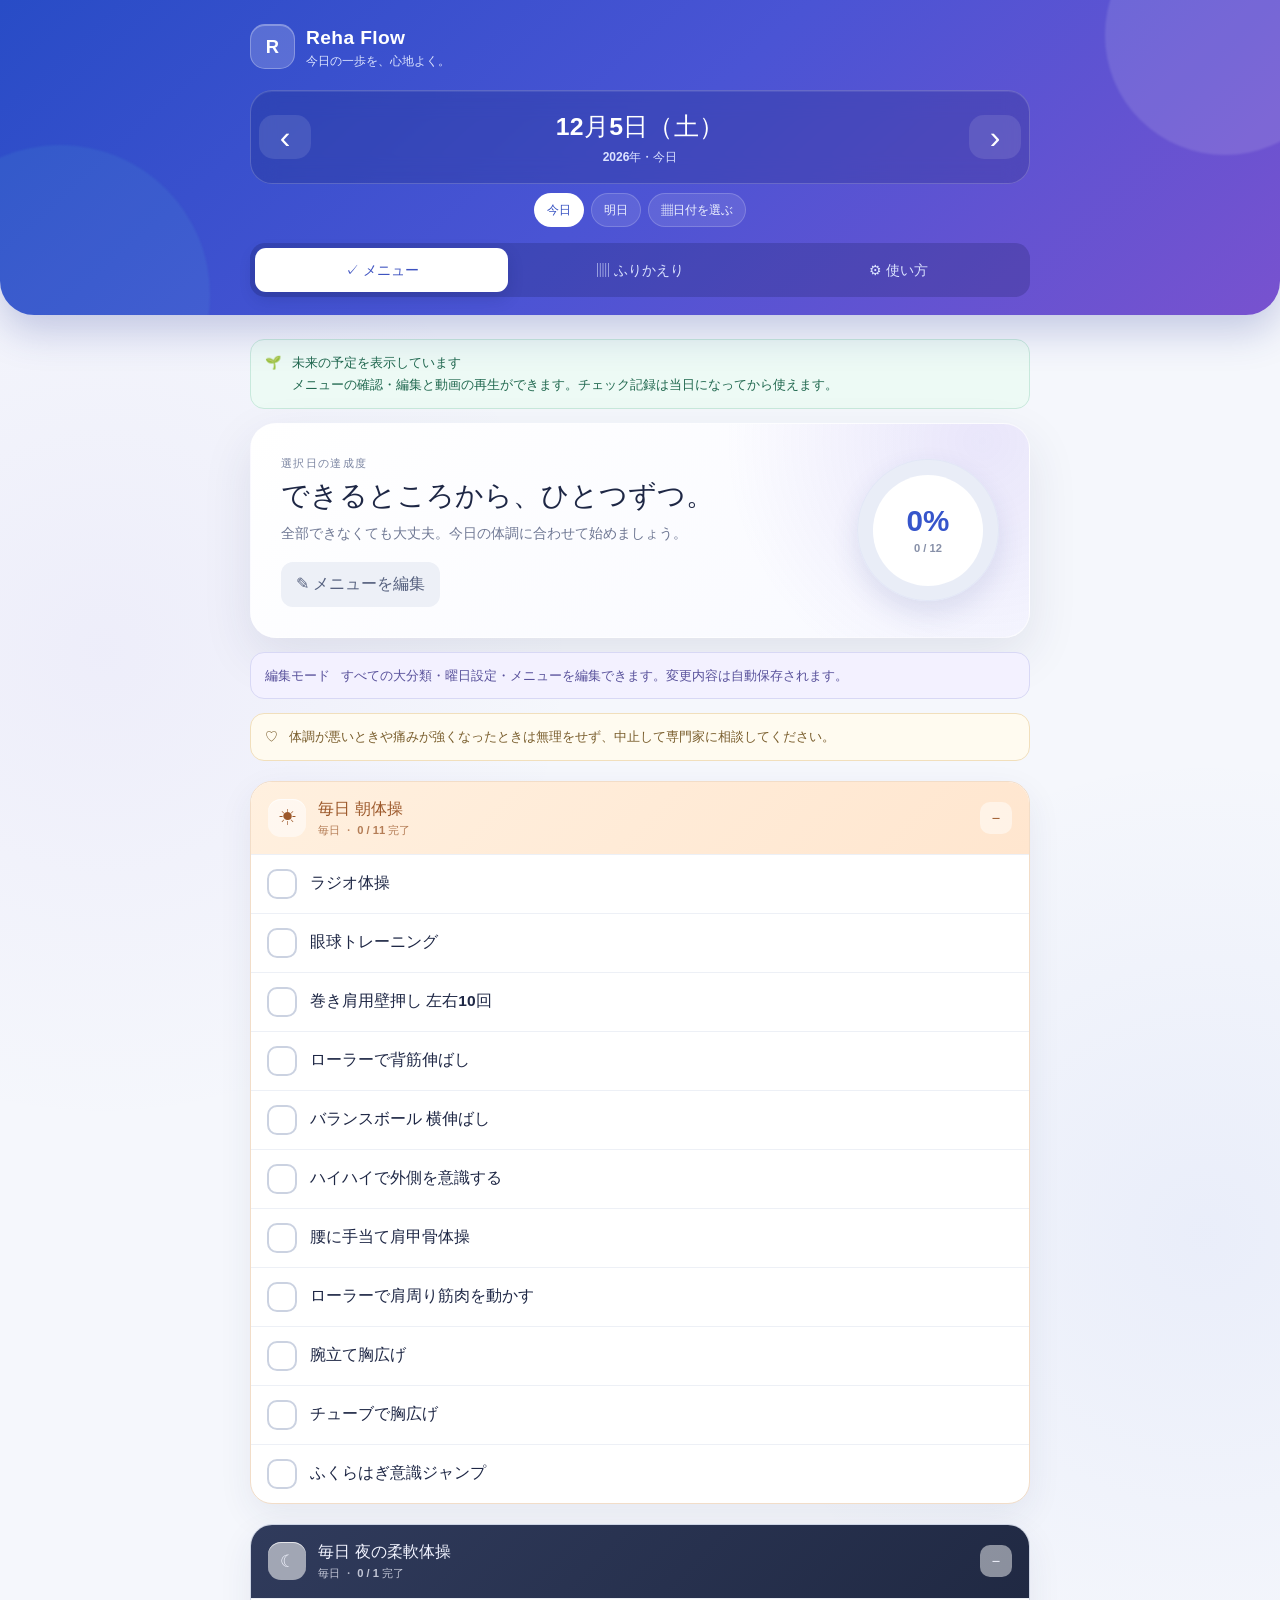
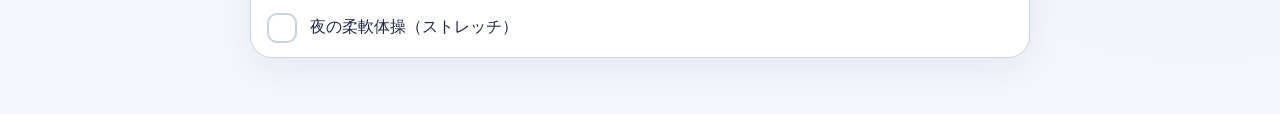
<file: index.html>
<!doctype html>
<html lang="ja">
  <head>
    <meta charset="UTF-8" />
    <meta name="viewport" content="width=device-width, initial-scale=1, viewport-fit=cover" />
    <meta name="theme-color" content="#3157d5" />
    <meta
      name="description"
      content="毎日の運動を気持ちよく続けるための、個人用メニュー・記録アプリです。"
    />
    <title>Reha Flow｜リハビリチェック</title>
    <link rel="manifest" href="./manifest.webmanifest" />
    <link rel="apple-touch-icon" href="./icons/apple-touch-icon.png" />
    <link rel="stylesheet" href="./styles.css" />
  </head>
  <body>
    <a class="skip-link" href="#main-content">本文へ移動</a>

    <div id="edit-toolbar" class="edit-toolbar" hidden>
      <div class="edit-toolbar-inner">
        <strong><span aria-hidden="true">✎</span> 編集中</strong>
        <button id="edit-finish" type="button">編集を終了</button>
      </div>
    </div>

    <header class="hero-header">
      <div class="hero-glow hero-glow-one" aria-hidden="true"></div>
      <div class="hero-glow hero-glow-two" aria-hidden="true"></div>

      <div class="container header-content">
        <div class="brand-row">
          <div class="brand">
            <span class="brand-mark" aria-hidden="true">R</span>
            <div>
              <p class="brand-name">Reha Flow</p>
              <p class="brand-tagline">今日の一歩を、心地よく。</p>
            </div>
          </div>
          <div id="streak-badge" class="streak-badge" hidden></div>
        </div>

        <div class="date-card" aria-label="表示する日付">
          <button id="previous-day" class="date-arrow" type="button" aria-label="前の日へ">‹</button>
          <div class="date-center">
            <p id="date-primary" class="date-primary"></p>
            <p id="date-secondary" class="date-secondary"></p>
            <input id="date-picker" class="date-picker" type="date" aria-label="日付を選ぶ" />
          </div>
          <button id="next-day" class="date-arrow" type="button" aria-label="次の日へ">›</button>
        </div>

        <div class="quick-dates" aria-label="日付のショートカット">
          <button id="today-button" type="button">今日</button>
          <button id="tomorrow-button" type="button">明日</button>
          <label class="calendar-button" for="date-picker"><span aria-hidden="true">▦</span> 日付を選ぶ</label>
        </div>

        <nav class="tabs" aria-label="画面の切り替え">
          <button id="tab-checklist" class="tab is-active" type="button" data-tab="checklist" aria-selected="true">
            <span aria-hidden="true">✓</span> メニュー
          </button>
          <button id="tab-stats" class="tab" type="button" data-tab="stats" aria-selected="false">
            <span aria-hidden="true">▥</span> ふりかえり
          </button>
          <button id="tab-settings" class="tab" type="button" data-tab="settings" aria-selected="false">
            <span aria-hidden="true">⚙</span> 使い方
          </button>
        </nav>
      </div>
    </header>

    <main id="main-content" class="container main-content">
      <section id="panel-checklist" class="tab-panel" aria-labelledby="tab-checklist">
        <div id="future-note" class="future-note" hidden>
          <span aria-hidden="true">🌱</span>
          <div>
            <strong>未来の予定を表示しています</strong>
            <p>メニューの確認・編集と動画の再生ができます。チェック記録は当日になってから使えます。</p>
          </div>
        </div>

        <section id="progress-card" class="progress-card">
          <div class="progress-copy">
            <p id="progress-eyebrow" class="eyebrow">選択日の達成度</p>
            <h1 id="daily-message" class="daily-message"></h1>
            <p id="daily-submessage" class="daily-submessage"></p>
            <div class="progress-actions">
              <button id="edit-toggle" class="edit-button" type="button">✎ メニューを編集</button>
            </div>
          </div>
          <div id="progress-ring" class="progress-ring" role="progressbar" aria-valuemin="0" aria-valuemax="100">
            <div class="progress-ring-inner">
              <strong id="progress-percent">0%</strong>
              <span id="progress-count">0 / 0</span>
            </div>
          </div>
        </section>

        <div id="edit-note" class="edit-note" hidden>
          <strong>編集モード</strong>
          <span>すべての大分類・曜日設定・メニューを編集できます。変更内容は自動保存されます。</span>
        </div>

        <aside class="safety-note">
          <span aria-hidden="true">♡</span>
          体調が悪いときや痛みが強くなったときは無理をせず、中止して専門家に相談してください。
        </aside>

        <div id="menu-sections" class="menu-sections"></div>
      </section>

      <section id="panel-stats" class="tab-panel" aria-labelledby="tab-stats" hidden>
        <section class="celebration-card">
          <div>
            <p class="eyebrow light">積み重ねは力になる</p>
            <h2>7日間のふりかえり</h2>
            <p id="weekly-message">できた日も休んだ日も、次の一歩につながる大切な記録です。</p>
          </div>
          <span class="celebration-mark" aria-hidden="true">✦</span>
          <div class="summary-grid">
            <div>
              <span>現在の連続記録</span>
              <strong id="summary-streak">0日</strong>
            </div>
            <div>
              <span>7日間の平均</span>
              <strong id="summary-average">0%</strong>
            </div>
          </div>
        </section>

        <section class="surface-card chart-card">
          <div class="section-title-row">
            <div>
              <p class="eyebrow">最近のペース</p>
              <h2>直近7日間の達成率</h2>
            </div>
          </div>
          <div id="weekly-chart" class="weekly-chart" role="img" aria-label="直近7日間の達成率グラフ"></div>
        </section>
      </section>

      <section id="panel-settings" class="tab-panel" aria-labelledby="tab-settings" hidden>
        <section class="surface-card settings-card">
          <p class="eyebrow">かんたん設定</p>
          <h2>使い方とデータ管理</h2>

          <div class="settings-block install-block">
            <div class="settings-icon blue" aria-hidden="true">＋</div>
            <div>
              <h3>ホーム画面に追加</h3>
              <p>
                公開したURLをスマートフォンで開き、iPhoneはSafariの共有メニュー、AndroidはChromeのメニューから
                「ホーム画面に追加」を選ぶと、アプリのように開けます。
              </p>
              <button id="install-button" class="primary-button" type="button" hidden>この端末に追加</button>
            </div>
          </div>

          <div class="settings-block">
            <div class="settings-icon red" aria-hidden="true">▶</div>
            <div>
              <h3>YouTube動画を登録</h3>
              <p>
                YouTubeアプリの「共有」からURLをコピーし、編集モードのURL欄へ貼り付けます。
                登録後は「動画を見る」ボタンから開けます。動画の視聴にはインターネット接続が必要です。
              </p>
            </div>
          </div>

          <div class="settings-block">
            <div class="settings-icon green" aria-hidden="true">↓</div>
            <div>
              <h3>記録の保存とバックアップ</h3>
              <p>
                記録とメニューは、このブラウザの中だけに自動保存されます。ブラウザのデータを消す前や、
                別の端末へ移す前にバックアップしてください。
              </p>
              <div class="button-row">
                <button id="export-button" class="secondary-button" type="button">バックアップを書き出す</button>
                <button id="import-button" class="secondary-button" type="button">バックアップを読み込む</button>
                <input id="import-file" type="file" accept="application/json,.json" hidden />
              </div>
            </div>
          </div>

          <div class="privacy-note">
            <strong>プライバシーについて</strong>
            <p>
              アクセス解析・広告・外部フォントは使用していません。チェック記録と貼り付けたURLは端末内に保存されます。
            </p>
          </div>
        </section>
      </section>
    </main>

    <div id="toast" class="toast" role="status" aria-live="polite" hidden></div>

    <noscript>
      <p class="noscript-message">このアプリを使うにはJavaScriptを有効にしてください。</p>
    </noscript>
    <script src="./app.js" defer></script>
  </body>
</html>
</file>
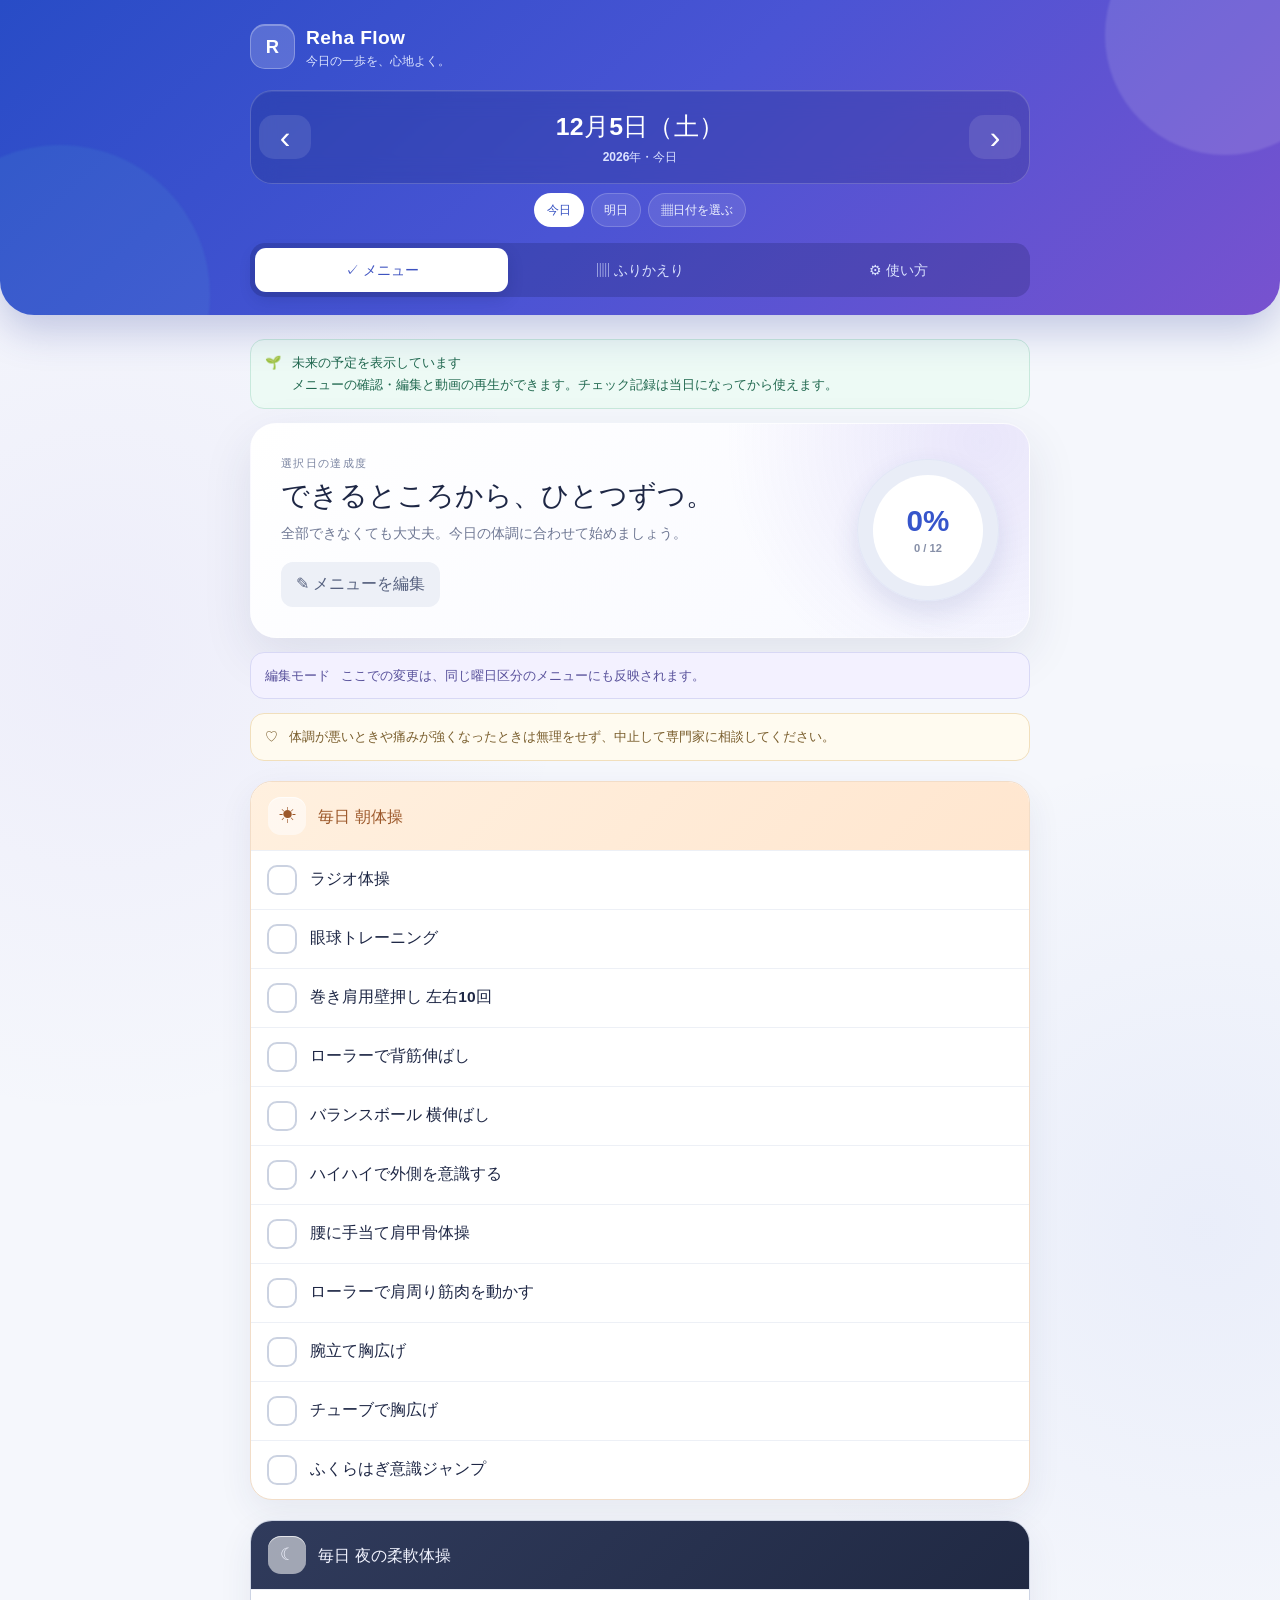
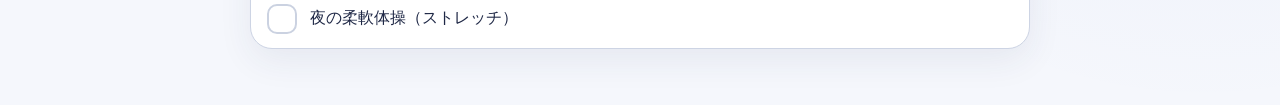
<file: index_v2.html>
<!doctype html>
<html lang="ja">
  <head>
    <meta charset="UTF-8" />
    <meta name="viewport" content="width=device-width, initial-scale=1, viewport-fit=cover" />
    <meta name="theme-color" content="#3157d5" />
    <meta
      name="description"
      content="毎日の運動を気持ちよく続けるための、個人用メニュー・記録アプリです。"
    />
    <title>Reha Flow｜リハビリチェック</title>
    <link rel="manifest" href="./manifest_v2.webmanifest" />
    <link rel="stylesheet" href="./styles_v2.css" />
  </head>
  <body>
    <a class="skip-link" href="#main-content">本文へ移動</a>

    <header class="hero-header">
      <div class="hero-glow hero-glow-one" aria-hidden="true"></div>
      <div class="hero-glow hero-glow-two" aria-hidden="true"></div>

      <div class="container header-content">
        <div class="brand-row">
          <div class="brand">
            <span class="brand-mark" aria-hidden="true">R</span>
            <div>
              <p class="brand-name">Reha Flow</p>
              <p class="brand-tagline">今日の一歩を、心地よく。</p>
            </div>
          </div>
          <div id="streak-badge" class="streak-badge" hidden></div>
        </div>

        <div class="date-card" aria-label="表示する日付">
          <button id="previous-day" class="date-arrow" type="button" aria-label="前の日へ">‹</button>
          <div class="date-center">
            <p id="date-primary" class="date-primary"></p>
            <p id="date-secondary" class="date-secondary"></p>
            <input id="date-picker" class="date-picker" type="date" aria-label="日付を選ぶ" />
          </div>
          <button id="next-day" class="date-arrow" type="button" aria-label="次の日へ">›</button>
        </div>

        <div class="quick-dates" aria-label="日付のショートカット">
          <button id="today-button" type="button">今日</button>
          <button id="tomorrow-button" type="button">明日</button>
          <label class="calendar-button" for="date-picker"><span aria-hidden="true">▦</span> 日付を選ぶ</label>
        </div>

        <nav class="tabs" aria-label="画面の切り替え">
          <button id="tab-checklist" class="tab is-active" type="button" data-tab="checklist" aria-selected="true">
            <span aria-hidden="true">✓</span> メニュー
          </button>
          <button id="tab-stats" class="tab" type="button" data-tab="stats" aria-selected="false">
            <span aria-hidden="true">▥</span> ふりかえり
          </button>
          <button id="tab-settings" class="tab" type="button" data-tab="settings" aria-selected="false">
            <span aria-hidden="true">⚙</span> 使い方
          </button>
        </nav>
      </div>
    </header>

    <main id="main-content" class="container main-content">
      <section id="panel-checklist" class="tab-panel" aria-labelledby="tab-checklist">
        <div id="future-note" class="future-note" hidden>
          <span aria-hidden="true">🌱</span>
          <div>
            <strong>未来の予定を表示しています</strong>
            <p>メニューの確認・編集と動画の再生ができます。チェック記録は当日になってから使えます。</p>
          </div>
        </div>

        <section id="progress-card" class="progress-card">
          <div class="progress-copy">
            <p id="progress-eyebrow" class="eyebrow">選択日の達成度</p>
            <h1 id="daily-message" class="daily-message"></h1>
            <p id="daily-submessage" class="daily-submessage"></p>
            <div class="progress-actions">
              <button id="edit-toggle" class="edit-button" type="button">✎ メニューを編集</button>
            </div>
          </div>
          <div id="progress-ring" class="progress-ring" role="progressbar" aria-valuemin="0" aria-valuemax="100">
            <div class="progress-ring-inner">
              <strong id="progress-percent">0%</strong>
              <span id="progress-count">0 / 0</span>
            </div>
          </div>
        </section>

        <div id="edit-note" class="edit-note" hidden>
          <strong>編集モード</strong>
          <span>ここでの変更は、同じ曜日区分のメニューにも反映されます。</span>
        </div>

        <aside class="safety-note">
          <span aria-hidden="true">♡</span>
          体調が悪いときや痛みが強くなったときは無理をせず、中止して専門家に相談してください。
        </aside>

        <div id="menu-sections" class="menu-sections"></div>
      </section>

      <section id="panel-stats" class="tab-panel" aria-labelledby="tab-stats" hidden>
        <section class="celebration-card">
          <div>
            <p class="eyebrow light">積み重ねは力になる</p>
            <h2>7日間のふりかえり</h2>
            <p id="weekly-message">できた日も休んだ日も、次の一歩につながる大切な記録です。</p>
          </div>
          <span class="celebration-mark" aria-hidden="true">✦</span>
          <div class="summary-grid">
            <div>
              <span>現在の連続記録</span>
              <strong id="summary-streak">0日</strong>
            </div>
            <div>
              <span>7日間の平均</span>
              <strong id="summary-average">0%</strong>
            </div>
          </div>
        </section>

        <section class="surface-card chart-card">
          <div class="section-title-row">
            <div>
              <p class="eyebrow">最近のペース</p>
              <h2>直近7日間の達成率</h2>
            </div>
          </div>
          <div id="weekly-chart" class="weekly-chart" role="img" aria-label="直近7日間の達成率グラフ"></div>
        </section>
      </section>

      <section id="panel-settings" class="tab-panel" aria-labelledby="tab-settings" hidden>
        <section class="surface-card settings-card">
          <p class="eyebrow">かんたん設定</p>
          <h2>使い方とデータ管理</h2>

          <div class="settings-block install-block">
            <div class="settings-icon blue" aria-hidden="true">＋</div>
            <div>
              <h3>ホーム画面に追加</h3>
              <p>
                公開したURLをスマートフォンで開き、iPhoneはSafariの共有メニュー、AndroidはChromeのメニューから
                「ホーム画面に追加」を選ぶと、アプリのように開けます。
              </p>
              <button id="install-button" class="primary-button" type="button" hidden>この端末に追加</button>
            </div>
          </div>

          <div class="settings-block">
            <div class="settings-icon red" aria-hidden="true">▶</div>
            <div>
              <h3>YouTube動画を登録</h3>
              <p>
                YouTubeアプリの「共有」からURLをコピーし、編集モードのURL欄へ貼り付けます。
                登録後は「動画を見る」ボタンから開けます。動画の視聴にはインターネット接続が必要です。
              </p>
            </div>
          </div>

          <div class="settings-block">
            <div class="settings-icon green" aria-hidden="true">↓</div>
            <div>
              <h3>記録の保存とバックアップ</h3>
              <p>
                記録とメニューは、このブラウザの中だけに自動保存されます。ブラウザのデータを消す前や、
                別の端末へ移す前にバックアップしてください。
              </p>
              <div class="button-row">
                <button id="export-button" class="secondary-button" type="button">バックアップを書き出す</button>
                <button id="import-button" class="secondary-button" type="button">バックアップを読み込む</button>
                <input id="import-file" type="file" accept="application/json,.json" hidden />
              </div>
            </div>
          </div>

          <div class="privacy-note">
            <strong>プライバシーについて</strong>
            <p>
              アクセス解析・広告・外部フォントは使用していません。チェック記録と貼り付けたURLは端末内に保存されます。
            </p>
          </div>
        </section>
      </section>
    </main>

    <div id="toast" class="toast" role="status" aria-live="polite" hidden></div>

    <noscript>
      <p class="noscript-message">このアプリを使うにはJavaScriptを有効にしてください。</p>
    </noscript>
    <script src="./app_v2.js" defer></script>
  </body>
</html>
</file>
<file: styles.css>
:root {
  color-scheme: light;
  font-family: -apple-system, BlinkMacSystemFont, "Segoe UI", "Hiragino Kaku Gothic ProN",
    "Yu Gothic", Meiryo, sans-serif;
  font-synthesis: none;
  --ink: #1e2745;
  --muted: #6f7894;
  --line: #e5e9f3;
  --surface: #ffffff;
  --canvas: #f5f7fc;
  --primary: #3157d5;
  --primary-dark: #2443ad;
  --purple: #7555d9;
  --orange: #f28a45;
  --green: #34a879;
  --shadow: 0 18px 50px rgba(35, 48, 92, 0.1);
}

* {
  box-sizing: border-box;
}

html {
  min-height: 100%;
  background: var(--canvas);
}

body {
  min-width: 320px;
  min-height: 100vh;
  margin: 0;
  padding-bottom: calc(32px + env(safe-area-inset-bottom));
  background:
    radial-gradient(circle at 8% 38%, rgba(117, 85, 217, 0.06), transparent 30%),
    radial-gradient(circle at 94% 72%, rgba(49, 87, 213, 0.06), transparent 28%),
    var(--canvas);
  color: var(--ink);
  line-height: 1.65;
  -webkit-tap-highlight-color: transparent;
}

button,
input,
select {
  font: inherit;
}

button,
.calendar-button,
.video-link {
  min-height: 44px;
  border: 0;
  cursor: pointer;
  touch-action: manipulation;
}

button:focus-visible,
input:focus-visible,
select:focus-visible,
a:focus-visible,
.calendar-button:focus-within {
  outline: 3px solid rgba(85, 122, 240, 0.38);
  outline-offset: 3px;
}

button:disabled {
  cursor: not-allowed;
  opacity: 0.45;
}

h1,
h2,
h3,
p {
  margin-top: 0;
}

.skip-link {
  position: fixed;
  top: 8px;
  left: 8px;
  z-index: 100;
  padding: 8px 12px;
  border-radius: 9px;
  background: #111936;
  color: white;
  transform: translateY(-160%);
}

.skip-link:focus {
  transform: translateY(0);
}

.edit-toolbar {
  position: fixed;
  top: 0;
  right: 0;
  left: 0;
  z-index: 90;
  padding: calc(7px + env(safe-area-inset-top)) max(10px, env(safe-area-inset-right)) 7px
    max(10px, env(safe-area-inset-left));
  background: rgba(25, 34, 75, 0.96);
  color: white;
  box-shadow: 0 8px 24px rgba(18, 27, 58, 0.24);
  backdrop-filter: blur(14px);
}

.edit-toolbar[hidden] {
  display: none;
}

.edit-toolbar-inner {
  display: flex;
  width: min(100%, 780px);
  min-height: 48px;
  align-items: center;
  justify-content: space-between;
  gap: 16px;
  margin-inline: auto;
}

.edit-toolbar-inner strong {
  font-size: 0.95rem;
}

.edit-toolbar-inner button {
  min-width: 132px;
  padding: 8px 16px;
  border-radius: 12px;
  background: white;
  color: #293f9f;
  font-weight: 900;
}

body.is-editing {
  padding-top: calc(62px + env(safe-area-inset-top));
}

.container {
  width: min(100% - 28px, 780px);
  margin-inline: auto;
}

.hero-header {
  position: relative;
  overflow: hidden;
  padding-top: env(safe-area-inset-top);
  border-radius: 0 0 34px 34px;
  background: linear-gradient(138deg, #284cc6 0%, #4a54d4 50%, #7852cf 100%);
  color: white;
  box-shadow: 0 16px 38px rgba(49, 63, 157, 0.25);
}

.hero-glow {
  position: absolute;
  border-radius: 50%;
  background: rgba(255, 255, 255, 0.12);
  filter: blur(1px);
  pointer-events: none;
}

.hero-glow-one {
  top: -85px;
  right: -65px;
  width: 240px;
  height: 240px;
}

.hero-glow-two {
  bottom: -130px;
  left: -90px;
  width: 300px;
  height: 300px;
  background: rgba(105, 221, 214, 0.09);
}

.header-content {
  position: relative;
  z-index: 1;
  padding-block: 22px 18px;
}

.brand-row,
.brand {
  display: flex;
  align-items: center;
}

.brand-row {
  justify-content: space-between;
  gap: 14px;
  margin-bottom: 19px;
}

.brand {
  gap: 11px;
}

.brand-mark {
  display: grid;
  width: 45px;
  height: 45px;
  place-items: center;
  border: 1px solid rgba(255, 255, 255, 0.28);
  border-radius: 15px;
  background: rgba(255, 255, 255, 0.18);
  box-shadow: inset 0 1px rgba(255, 255, 255, 0.28);
  font-size: 1.15rem;
  font-weight: 900;
}

.brand-name {
  margin-bottom: -2px;
  font-size: 1.2rem;
  font-weight: 900;
  letter-spacing: 0.02em;
}

.brand-tagline {
  margin-bottom: 0;
  color: #dde5ff;
  font-size: 0.75rem;
  font-weight: 650;
}

.streak-badge {
  flex: 0 0 auto;
  padding: 7px 11px;
  border: 1px solid rgba(255, 255, 255, 0.28);
  border-radius: 999px;
  background: rgba(255, 255, 255, 0.16);
  color: white;
  font-size: 0.78rem;
  font-weight: 850;
  backdrop-filter: blur(10px);
}

.date-card {
  display: grid;
  grid-template-columns: 52px minmax(0, 1fr) 52px;
  align-items: center;
  gap: 8px;
  min-height: 94px;
  padding: 8px;
  border: 1px solid rgba(255, 255, 255, 0.19);
  border-radius: 22px;
  background: rgba(13, 25, 86, 0.18);
  box-shadow: inset 0 1px rgba(255, 255, 255, 0.08);
  backdrop-filter: blur(12px);
}

.date-arrow {
  border-radius: 15px;
  background: rgba(255, 255, 255, 0.1);
  color: white;
  font-size: 2rem;
  line-height: 1;
}

.date-arrow:hover {
  background: rgba(255, 255, 255, 0.2);
}

.date-center {
  position: relative;
  min-width: 0;
  text-align: center;
}

.date-primary {
  margin-bottom: 0;
  overflow: hidden;
  font-size: clamp(1.18rem, 4.6vw, 1.55rem);
  font-weight: 900;
  letter-spacing: 0.01em;
  text-overflow: ellipsis;
  white-space: nowrap;
}

.date-secondary {
  margin-bottom: 0;
  color: #dce3ff;
  font-size: 0.75rem;
  font-weight: 700;
}

.date-picker {
  position: absolute;
  width: 1px;
  height: 1px;
  opacity: 0;
  pointer-events: none;
}

.quick-dates {
  display: flex;
  justify-content: center;
  gap: 7px;
  margin-top: 9px;
}

.quick-dates button,
.calendar-button {
  display: inline-flex;
  align-items: center;
  justify-content: center;
  min-height: 34px;
  padding: 5px 12px;
  border: 1px solid rgba(255, 255, 255, 0.18);
  border-radius: 999px;
  background: rgba(255, 255, 255, 0.1);
  color: #edf1ff;
  font-size: 0.74rem;
  font-weight: 800;
}

.quick-dates button:hover,
.quick-dates button.is-active,
.calendar-button:hover {
  background: white;
  color: #334fc1;
}

.tabs {
  display: grid;
  grid-template-columns: repeat(3, minmax(0, 1fr));
  gap: 5px;
  margin-top: 16px;
  padding: 5px;
  border-radius: 15px;
  background: rgba(19, 24, 77, 0.22);
}

.tab {
  min-width: 0;
  padding: 8px 4px;
  border-radius: 11px;
  background: transparent;
  color: #dbe3ff;
  font-size: clamp(0.74rem, 3vw, 0.88rem);
  font-weight: 850;
}

.tab.is-active {
  background: white;
  color: #3d52c0;
  box-shadow: 0 6px 16px rgba(16, 26, 82, 0.18);
}

.main-content {
  padding-block: 24px;
}

.tab-panel[hidden] {
  display: none;
}

.future-note,
.edit-note,
.safety-note {
  display: flex;
  align-items: flex-start;
  gap: 11px;
  margin-bottom: 14px;
  padding: 12px 14px;
  border-radius: 14px;
  font-size: 0.82rem;
}

.future-note {
  border: 1px solid #c8e9dc;
  background: #edfaf5;
  color: #20684f;
}

.future-note strong {
  display: block;
}

.future-note p {
  margin-bottom: 0;
}

.progress-card {
  display: grid;
  grid-template-columns: minmax(0, 1fr) auto;
  gap: 20px;
  align-items: center;
  overflow: hidden;
  padding: clamp(20px, 5vw, 30px);
  border: 1px solid rgba(255, 255, 255, 0.7);
  border-radius: 26px;
  background:
    radial-gradient(circle at 94% 8%, rgba(114, 89, 220, 0.13), transparent 34%),
    linear-gradient(145deg, #ffffff, #f8f9ff);
  box-shadow: var(--shadow);
}

.progress-card.is-complete {
  background:
    radial-gradient(circle at 92% 10%, rgba(255, 183, 77, 0.25), transparent 38%),
    linear-gradient(145deg, #fffef8, #fff8ea);
}

.eyebrow {
  margin-bottom: 5px;
  color: #7a84a1;
  font-size: 0.7rem;
  font-weight: 900;
  letter-spacing: 0.12em;
  text-transform: uppercase;
}

.eyebrow.light {
  color: #dce4ff;
}

.daily-message {
  margin-bottom: 7px;
  font-size: clamp(1.26rem, 4.4vw, 1.75rem);
  line-height: 1.35;
}

.daily-submessage {
  max-width: 440px;
  margin-bottom: 0;
  color: var(--muted);
  font-size: 0.88rem;
}

.progress-actions {
  margin-top: 17px;
}

.edit-button,
.primary-button,
.secondary-button,
.save-item-button {
  padding: 9px 15px;
  border-radius: 12px;
  font-weight: 850;
}

.edit-button,
.secondary-button {
  background: #edf0f7;
  color: #55607e;
}

.edit-button:hover,
.secondary-button:hover {
  background: #e2e7f2;
}

.edit-button.is-active,
.primary-button,
.save-item-button {
  background: linear-gradient(135deg, #3157d5, #6656d8);
  color: white;
  box-shadow: 0 8px 20px rgba(49, 87, 213, 0.22);
}

.progress-ring {
  --progress: 0deg;
  display: grid;
  width: clamp(112px, 25vw, 142px);
  aspect-ratio: 1;
  place-items: center;
  border-radius: 50%;
  background: conic-gradient(#4d6ce0 var(--progress), #e9edf7 0deg);
  box-shadow: inset 0 0 0 1px rgba(49, 87, 213, 0.04), 0 12px 28px rgba(43, 59, 130, 0.12);
}

.is-complete .progress-ring {
  background: conic-gradient(#f4a340 var(--progress), #f8ead4 0deg);
}

.progress-ring-inner {
  display: grid;
  width: 78%;
  aspect-ratio: 1;
  place-content: center;
  border-radius: 50%;
  background: white;
  text-align: center;
}

.progress-ring-inner strong,
.progress-ring-inner span {
  display: block;
}

.progress-ring-inner strong {
  color: #3655cb;
  font-size: clamp(1.36rem, 5vw, 1.85rem);
  line-height: 1.2;
}

.is-complete .progress-ring-inner strong {
  color: #d97727;
}

.progress-ring-inner span {
  color: #8790a8;
  font-size: 0.7rem;
  font-weight: 750;
}

.edit-note {
  margin-top: 14px;
  border: 1px solid #d8d8f5;
  background: #f3f1ff;
  color: #58519b;
}

.edit-note strong {
  flex: 0 0 auto;
}

.safety-note {
  margin-block: 14px 20px;
  border: 1px solid #f1dfbc;
  background: #fffbf0;
  color: #795d2c;
}

.menu-sections {
  display: grid;
  gap: 20px;
}

.menu-card,
.surface-card {
  overflow: hidden;
  border: 1px solid var(--line);
  border-radius: 22px;
  background: var(--surface);
  box-shadow: 0 12px 34px rgba(38, 49, 91, 0.075);
}

.menu-header {
  display: flex;
  align-items: stretch;
  gap: 12px;
  padding: 11px 13px;
}

.menu-collapse-toggle {
  display: flex;
  flex: 1 1 280px;
  min-width: 0;
  align-items: center;
  gap: 12px;
  padding: 4px;
  border-radius: 13px;
  background: transparent;
  color: inherit;
  text-align: left;
}

.menu-collapse-toggle:hover {
  background: rgba(255, 255, 255, 0.34);
}

.menu-heading {
  display: grid;
  flex: 1;
  min-width: 0;
  gap: 1px;
}

.menu-icon {
  display: grid;
  flex: 0 0 38px;
  width: 38px;
  height: 38px;
  place-items: center;
  border-radius: 13px;
  background: rgba(255, 255, 255, 0.55);
  font-size: 1.05rem;
  box-shadow: inset 0 1px rgba(255, 255, 255, 0.7);
}

.menu-header h2 {
  margin: 0;
  overflow-wrap: anywhere;
  font-size: 1.02rem;
  line-height: 1.4;
}

.menu-meta {
  color: currentColor;
  font-size: 0.7rem;
  font-weight: 750;
  opacity: 0.75;
}

.collapse-mark {
  display: grid;
  flex: 0 0 32px;
  width: 32px;
  height: 32px;
  place-items: center;
  border-radius: 10px;
  background: rgba(255, 255, 255, 0.48);
  font-size: 1rem;
  font-weight: 900;
}

.section-order-actions {
  display: flex;
  flex: 0 0 auto;
  align-items: center;
  gap: 7px;
}

.menu-card.orange {
  border-color: #f2ddc8;
}

.orange .menu-header {
  background: linear-gradient(135deg, #fff0df, #ffe6cf);
  color: #9c582a;
}

.menu-card.blue {
  border-color: #d6e0f7;
}

.blue .menu-header {
  background: linear-gradient(135deg, #eaf1ff, #dce7ff);
  color: #3153ab;
}

.menu-card.purple {
  border-color: #ddd9f3;
}

.purple .menu-header {
  background: linear-gradient(135deg, #f1edff, #e7e0ff);
  color: #654ba8;
}

.menu-card.green {
  border-color: #cce8dc;
}

.green .menu-header {
  background: linear-gradient(135deg, #eaf8f2, #d9f2e8);
  color: #28775d;
}

.menu-card.night {
  border-color: #cdd4e4;
}

.night .menu-header {
  background: linear-gradient(135deg, #303b5c, #202943);
  color: #f2f4ff;
}

.menu-list {
  margin: 0;
  padding: 0;
  list-style: none;
}

.menu-item {
  border-top: 1px solid #edf0f6;
}

.normal-item {
  display: flex;
  align-items: stretch;
}

.check-label {
  display: flex;
  flex: 1;
  align-items: flex-start;
  gap: 13px;
  min-width: 0;
  padding: 14px 16px;
  cursor: pointer;
  user-select: none;
}

.check-label:hover {
  background: #fafbfe;
}

.check-label.is-disabled {
  cursor: default;
}

.check-input {
  position: absolute;
  width: 1px;
  height: 1px;
  opacity: 0;
}

.check-box {
  display: grid;
  flex: 0 0 30px;
  width: 30px;
  height: 30px;
  place-items: center;
  border: 2px solid #cbd2e1;
  border-radius: 10px;
  background: white;
  color: transparent;
  font-size: 1.05rem;
  line-height: 1;
  transition: 160ms ease;
}

.check-input:focus-visible + .check-box {
  outline: 3px solid rgba(49, 87, 213, 0.3);
  outline-offset: 2px;
}

.check-input:checked + .check-box {
  border-color: #4364d7;
  background: linear-gradient(135deg, #4265db, #7459d9);
  color: white;
  box-shadow: 0 6px 14px rgba(49, 87, 213, 0.25);
}

.check-input:disabled + .check-box {
  background: #f1f3f7;
}

.item-text {
  flex: 1;
  padding-top: 2px;
  overflow-wrap: anywhere;
  font-size: 0.97rem;
  font-weight: 700;
  line-height: 1.55;
}

.menu-item.is-checked .item-text {
  color: #8b93a8;
  text-decoration: line-through;
}

.video-link {
  display: inline-flex;
  flex: 0 0 auto;
  align-items: center;
  align-self: center;
  gap: 5px;
  margin-right: 12px;
  padding: 7px 10px;
  border-radius: 11px;
  background: #fff0f0;
  color: #d53c3c;
  font-size: 0.74rem;
  font-weight: 900;
  text-decoration: none;
}

.video-link:hover {
  background: #ffe2e2;
}

.edit-item-form,
.add-item-form,
.section-edit-form,
.section-add-form {
  padding: 14px;
  background: #fbfcff;
}

.section-edit-form {
  border-top: 1px solid #e6eaf4;
  border-bottom: 1px solid #e6eaf4;
  background: #f7f8fc;
}

.section-add-form {
  border: 1px solid #d8def0;
  border-radius: 18px;
  background: white;
  box-shadow: 0 12px 30px rgba(38, 49, 91, 0.08);
}

.section-add-form h2 {
  margin-bottom: 14px;
  font-size: 1.05rem;
}

.section-fields {
  display: grid;
  grid-template-columns: minmax(0, 2fr) minmax(86px, 0.65fr) minmax(125px, 1fr);
  gap: 10px;
  min-width: 0;
}

.schedule-fields {
  display: grid;
  grid-column: 1 / -1;
  grid-template-columns: minmax(160px, 0.7fr) minmax(0, 1.8fr);
  gap: 10px;
  align-items: end;
}

.weekday-fieldset {
  display: grid;
  grid-template-columns: repeat(7, minmax(44px, 1fr));
  gap: 6px;
  min-width: 0;
  margin: 0;
  padding: 0;
  border: 0;
}

.weekday-fieldset[hidden] {
  display: none;
}

.weekday-fieldset legend {
  grid-column: 1 / -1;
  padding: 0;
  color: #727c97;
  font-size: 0.7rem;
  font-weight: 850;
}

.weekday-fieldset label {
  display: flex;
  min-width: 0;
  min-height: 44px;
  align-items: center;
  justify-content: center;
  gap: 4px;
  padding: 6px 4px;
  border: 1px solid #d5dbea;
  border-radius: 10px;
  background: white;
  color: #55607e;
  font-size: 0.78rem;
  font-weight: 850;
  cursor: pointer;
}

.weekday-fieldset input {
  width: 18px;
  height: 18px;
  margin: 0;
  accent-color: var(--primary);
}

.section-edit-actions {
  display: flex;
  flex-wrap: wrap;
  gap: 8px;
  margin-top: 12px;
}

.save-section-button,
.delete-section-button,
.cancel-section-button,
.add-section-button,
.order-button {
  min-height: 44px;
  padding: 8px 13px;
  border-radius: 11px;
  font-size: 0.78rem;
  font-weight: 900;
}

.save-section-button,
.add-section-button {
  background: linear-gradient(135deg, #3157d5, #6656d8);
  color: white;
  box-shadow: 0 7px 18px rgba(49, 87, 213, 0.2);
}

.delete-section-button {
  background: #fff0f0;
  color: #b93838;
}

.cancel-section-button,
.order-button {
  border: 1px solid #d7ddeb;
  background: #f4f6fa;
  color: #55607e;
}

.section-order-actions .order-button {
  min-width: 74px;
  background: rgba(255, 255, 255, 0.58);
  color: inherit;
}

.add-section-panel {
  padding: 4px 0;
}

.add-section-button {
  width: 100%;
  min-height: 52px;
  font-size: 0.92rem;
}

.no-sections-message {
  padding: 24px 18px;
  border: 1px dashed #cfd6e6;
  border-radius: 18px;
  background: white;
  color: var(--muted);
  text-align: center;
}

.edit-item-form {
  display: grid;
  grid-template-columns: minmax(0, 1fr) auto;
  gap: 10px;
}

.edit-fields {
  display: grid;
  gap: 9px;
}

.field-label {
  display: grid;
  gap: 4px;
  color: #727c97;
  font-size: 0.7rem;
  font-weight: 850;
}

.text-input,
.url-input,
.select-input {
  width: 100%;
  min-height: 44px;
  padding: 9px 11px;
  border: 1px solid #d5dbea;
  border-radius: 11px;
  background: white;
  color: var(--ink);
}

.icon-input {
  text-align: center;
}

.url-field-wrap {
  position: relative;
}

.url-field-wrap::before {
  position: absolute;
  top: 50%;
  left: 11px;
  color: #e04444;
  content: "▶";
  font-size: 0.75rem;
  transform: translateY(-50%);
}

.url-field-wrap .url-input {
  padding-left: 32px;
}

.edit-item-actions {
  display: flex;
  flex-direction: column;
  gap: 8px;
  justify-content: end;
}

.item-order-actions {
  display: grid;
  grid-template-columns: repeat(2, minmax(72px, 1fr));
  gap: 7px;
}

.save-item-button,
.delete-item-button {
  min-width: 76px;
  border-radius: 11px;
  font-size: 0.78rem;
  font-weight: 850;
}

.delete-item-button {
  background: #fff0f0;
  color: #c74343;
}

.add-item-form {
  border-top: 2px dashed #d8def0;
}

.add-form-title {
  margin-bottom: 10px;
  color: #4358aa;
  font-size: 0.86rem;
  font-weight: 900;
}

.add-fields {
  display: grid;
  grid-template-columns: 1fr 1fr auto;
  gap: 9px;
  align-items: end;
}

.add-button {
  min-width: 90px;
  padding-inline: 15px;
  border-radius: 11px;
  background: linear-gradient(135deg, #3157d5, #6c58d8);
  color: white;
  font-weight: 900;
  box-shadow: 0 7px 18px rgba(49, 87, 213, 0.2);
}

.empty-message {
  margin: 0;
  padding: 20px;
  border-top: 1px solid #edf0f6;
  color: var(--muted);
  text-align: center;
}

.celebration-card {
  position: relative;
  overflow: hidden;
  padding: 26px;
  border-radius: 26px;
  background: linear-gradient(138deg, #3156ce, #7252cc);
  color: white;
  box-shadow: 0 20px 46px rgba(55, 65, 163, 0.25);
}

.celebration-card h2 {
  margin-bottom: 7px;
  font-size: 1.45rem;
}

.celebration-card > div > p:last-child {
  color: #e1e6ff;
  font-size: 0.88rem;
}

.celebration-mark {
  position: absolute;
  top: -28px;
  right: 18px;
  color: rgba(255, 255, 255, 0.12);
  font-size: 9rem;
  line-height: 1;
}

.summary-grid {
  position: relative;
  z-index: 1;
  display: grid;
  grid-template-columns: repeat(2, minmax(0, 1fr));
  gap: 11px;
  margin-top: 20px;
}

.summary-grid > div {
  padding: 14px;
  border: 1px solid rgba(255, 255, 255, 0.17);
  border-radius: 15px;
  background: rgba(255, 255, 255, 0.11);
  backdrop-filter: blur(10px);
}

.summary-grid span,
.summary-grid strong {
  display: block;
}

.summary-grid span {
  color: #e1e6ff;
  font-size: 0.75rem;
  font-weight: 700;
}

.summary-grid strong {
  margin-top: 1px;
  font-size: 1.65rem;
}

.chart-card,
.settings-card {
  margin-top: 20px;
  padding: 22px;
}

.section-title-row h2,
.settings-card > h2 {
  margin-bottom: 0;
  font-size: 1.18rem;
}

.weekly-chart {
  display: grid;
  grid-template-columns: repeat(7, minmax(36px, 1fr));
  gap: 8px;
  align-items: end;
  min-height: 260px;
  overflow-x: auto;
  margin-top: 20px;
  padding: 24px 2px 0;
  border-bottom: 1px solid #d7ddeb;
  background-image: linear-gradient(to bottom, transparent calc(50% - 0.5px), #edf0f6 50%, transparent calc(50% + 0.5px));
}

.chart-column {
  display: grid;
  grid-template-rows: 190px auto;
  gap: 7px;
  min-width: 36px;
  text-align: center;
}

.bar-area {
  display: flex;
  align-items: flex-end;
  justify-content: center;
}

.bar {
  position: relative;
  width: min(72%, 42px);
  min-height: 2px;
  border-radius: 8px 8px 0 0;
  background: linear-gradient(#7c83ed, #3e5fd4);
}

.bar-value {
  position: absolute;
  top: -24px;
  left: 50%;
  color: #4f5875;
  font-size: 0.68rem;
  font-weight: 850;
  transform: translateX(-50%);
}

.chart-label {
  color: #818aa2;
  font-size: 0.67rem;
  line-height: 1.3;
}

.settings-card > h2 {
  margin-bottom: 13px;
}

.settings-block {
  display: grid;
  grid-template-columns: auto minmax(0, 1fr);
  gap: 14px;
  padding-block: 19px;
  border-top: 1px solid var(--line);
}

.settings-block h3 {
  margin-bottom: 5px;
  font-size: 1rem;
}

.settings-block p {
  margin-bottom: 11px;
  color: #68718b;
  font-size: 0.87rem;
}

.settings-icon {
  display: grid;
  width: 40px;
  height: 40px;
  place-items: center;
  border-radius: 13px;
  font-size: 0.85rem;
  font-weight: 900;
}

.settings-icon.blue {
  background: #e8eeff;
  color: #3157d5;
}

.settings-icon.red {
  background: #ffeded;
  color: #da3d3d;
}

.settings-icon.green {
  background: #e8f7f1;
  color: #258261;
}

.button-row {
  display: flex;
  flex-wrap: wrap;
  gap: 8px;
}

.privacy-note {
  padding: 14px;
  border-radius: 13px;
  background: #f4f6fa;
  color: #616a83;
  font-size: 0.8rem;
}

.privacy-note p {
  margin: 3px 0 0;
}

.toast {
  position: fixed;
  right: 16px;
  bottom: calc(16px + env(safe-area-inset-bottom));
  left: 16px;
  z-index: 50;
  width: fit-content;
  max-width: min(540px, calc(100% - 32px));
  margin-inline: auto;
  padding: 12px 16px;
  border-radius: 12px;
  background: #17203e;
  color: white;
  box-shadow: 0 12px 34px rgba(18, 27, 58, 0.28);
  font-size: 0.84rem;
  font-weight: 750;
  text-align: center;
}

.noscript-message {
  margin: 20px;
  padding: 16px;
  border-radius: 10px;
  background: #fee2e2;
  color: #991b1b;
}

@media (max-width: 620px) {
  .container {
    width: min(100% - 20px, 780px);
  }

  .header-content {
    padding-block: 15px 13px;
  }

  .progress-card {
    grid-template-columns: minmax(0, 1fr) 105px;
    gap: 12px;
  }

  .progress-ring {
    width: 105px;
  }

  .edit-item-form {
    grid-template-columns: 1fr;
  }

  .edit-item-actions {
    flex-direction: row;
    flex-wrap: wrap;
  }

  .edit-item-actions > button {
    flex: 1;
  }

  .item-order-actions {
    flex: 1 1 100%;
  }

  .menu-header {
    flex-wrap: wrap;
  }

  .section-order-actions {
    flex: 1 1 100%;
  }

  .section-order-actions .order-button {
    flex: 1;
  }

  .section-fields {
    grid-template-columns: minmax(0, 1fr) minmax(110px, 0.7fr);
  }

  .section-fields > .field-label:first-child,
  .schedule-fields {
    grid-column: 1 / -1;
  }

  .schedule-fields {
    grid-template-columns: 1fr;
  }

  .weekday-fieldset {
    grid-template-columns: repeat(4, minmax(44px, 1fr));
  }

  .add-fields {
    grid-template-columns: 1fr;
  }

  .add-button {
    width: 100%;
  }
}

@media (max-width: 430px) {
  .brand-tagline {
    display: none;
  }

  .streak-badge {
    padding-inline: 9px;
    font-size: 0.7rem;
  }

  .progress-card {
    grid-template-columns: 1fr;
  }

  .progress-ring {
    grid-row: 1;
    width: 112px;
    margin-inline: auto;
  }

  .progress-copy {
    text-align: center;
  }

  .normal-item {
    flex-wrap: wrap;
  }

  .video-link {
    width: calc(100% - 28px);
    margin: 0 14px 12px;
    justify-content: center;
  }

  .summary-grid {
    grid-template-columns: 1fr;
  }

  .button-row > button {
    width: 100%;
  }

  .edit-toolbar-inner {
    gap: 8px;
  }

  .edit-toolbar-inner button {
    min-width: 120px;
    padding-inline: 12px;
  }

  .section-edit-actions > button {
    flex: 1 1 100%;
  }
}

@media (prefers-reduced-motion: reduce) {
  *,
  *::before,
  *::after {
    scroll-behavior: auto !important;
    transition-duration: 0.01ms !important;
    animation-duration: 0.01ms !important;
    animation-iteration-count: 1 !important;
  }
}

@media print {
  .hero-header,
  .progress-actions,
  .future-note,
  .edit-note,
  .edit-toolbar,
  .safety-note,
  .toast {
    display: none !important;
  }

  body {
    background: white;
  }

  .container {
    width: 100%;
  }

  .menu-card {
    break-inside: avoid;
    box-shadow: none;
  }
}
</file>
<file: styles_v2.css>
:root {
  color-scheme: light;
  font-family: -apple-system, BlinkMacSystemFont, "Segoe UI", "Hiragino Kaku Gothic ProN",
    "Yu Gothic", Meiryo, sans-serif;
  font-synthesis: none;
  --ink: #1e2745;
  --muted: #6f7894;
  --line: #e5e9f3;
  --surface: #ffffff;
  --canvas: #f5f7fc;
  --primary: #3157d5;
  --primary-dark: #2443ad;
  --purple: #7555d9;
  --orange: #f28a45;
  --green: #34a879;
  --shadow: 0 18px 50px rgba(35, 48, 92, 0.1);
}

* {
  box-sizing: border-box;
}

html {
  min-height: 100%;
  background: var(--canvas);
}

body {
  min-width: 320px;
  min-height: 100vh;
  margin: 0;
  padding-bottom: calc(32px + env(safe-area-inset-bottom));
  background:
    radial-gradient(circle at 8% 38%, rgba(117, 85, 217, 0.06), transparent 30%),
    radial-gradient(circle at 94% 72%, rgba(49, 87, 213, 0.06), transparent 28%),
    var(--canvas);
  color: var(--ink);
  line-height: 1.65;
  -webkit-tap-highlight-color: transparent;
}

button,
input {
  font: inherit;
}

button,
.calendar-button,
.video-link {
  min-height: 44px;
  border: 0;
  cursor: pointer;
  touch-action: manipulation;
}

button:focus-visible,
input:focus-visible,
a:focus-visible,
.calendar-button:focus-within {
  outline: 3px solid rgba(85, 122, 240, 0.38);
  outline-offset: 3px;
}

button:disabled {
  cursor: not-allowed;
  opacity: 0.45;
}

h1,
h2,
h3,
p {
  margin-top: 0;
}

.skip-link {
  position: fixed;
  top: 8px;
  left: 8px;
  z-index: 100;
  padding: 8px 12px;
  border-radius: 9px;
  background: #111936;
  color: white;
  transform: translateY(-160%);
}

.skip-link:focus {
  transform: translateY(0);
}

.container {
  width: min(100% - 28px, 780px);
  margin-inline: auto;
}

.hero-header {
  position: relative;
  overflow: hidden;
  padding-top: env(safe-area-inset-top);
  border-radius: 0 0 34px 34px;
  background: linear-gradient(138deg, #284cc6 0%, #4a54d4 50%, #7852cf 100%);
  color: white;
  box-shadow: 0 16px 38px rgba(49, 63, 157, 0.25);
}

.hero-glow {
  position: absolute;
  border-radius: 50%;
  background: rgba(255, 255, 255, 0.12);
  filter: blur(1px);
  pointer-events: none;
}

.hero-glow-one {
  top: -85px;
  right: -65px;
  width: 240px;
  height: 240px;
}

.hero-glow-two {
  bottom: -130px;
  left: -90px;
  width: 300px;
  height: 300px;
  background: rgba(105, 221, 214, 0.09);
}

.header-content {
  position: relative;
  z-index: 1;
  padding-block: 22px 18px;
}

.brand-row,
.brand {
  display: flex;
  align-items: center;
}

.brand-row {
  justify-content: space-between;
  gap: 14px;
  margin-bottom: 19px;
}

.brand {
  gap: 11px;
}

.brand-mark {
  display: grid;
  width: 45px;
  height: 45px;
  place-items: center;
  border: 1px solid rgba(255, 255, 255, 0.28);
  border-radius: 15px;
  background: rgba(255, 255, 255, 0.18);
  box-shadow: inset 0 1px rgba(255, 255, 255, 0.28);
  font-size: 1.15rem;
  font-weight: 900;
}

.brand-name {
  margin-bottom: -2px;
  font-size: 1.2rem;
  font-weight: 900;
  letter-spacing: 0.02em;
}

.brand-tagline {
  margin-bottom: 0;
  color: #dde5ff;
  font-size: 0.75rem;
  font-weight: 650;
}

.streak-badge {
  flex: 0 0 auto;
  padding: 7px 11px;
  border: 1px solid rgba(255, 255, 255, 0.28);
  border-radius: 999px;
  background: rgba(255, 255, 255, 0.16);
  color: white;
  font-size: 0.78rem;
  font-weight: 850;
  backdrop-filter: blur(10px);
}

.date-card {
  display: grid;
  grid-template-columns: 52px minmax(0, 1fr) 52px;
  align-items: center;
  gap: 8px;
  min-height: 94px;
  padding: 8px;
  border: 1px solid rgba(255, 255, 255, 0.19);
  border-radius: 22px;
  background: rgba(13, 25, 86, 0.18);
  box-shadow: inset 0 1px rgba(255, 255, 255, 0.08);
  backdrop-filter: blur(12px);
}

.date-arrow {
  border-radius: 15px;
  background: rgba(255, 255, 255, 0.1);
  color: white;
  font-size: 2rem;
  line-height: 1;
}

.date-arrow:hover {
  background: rgba(255, 255, 255, 0.2);
}

.date-center {
  position: relative;
  min-width: 0;
  text-align: center;
}

.date-primary {
  margin-bottom: 0;
  overflow: hidden;
  font-size: clamp(1.18rem, 4.6vw, 1.55rem);
  font-weight: 900;
  letter-spacing: 0.01em;
  text-overflow: ellipsis;
  white-space: nowrap;
}

.date-secondary {
  margin-bottom: 0;
  color: #dce3ff;
  font-size: 0.75rem;
  font-weight: 700;
}

.date-picker {
  position: absolute;
  width: 1px;
  height: 1px;
  opacity: 0;
  pointer-events: none;
}

.quick-dates {
  display: flex;
  justify-content: center;
  gap: 7px;
  margin-top: 9px;
}

.quick-dates button,
.calendar-button {
  display: inline-flex;
  align-items: center;
  justify-content: center;
  min-height: 34px;
  padding: 5px 12px;
  border: 1px solid rgba(255, 255, 255, 0.18);
  border-radius: 999px;
  background: rgba(255, 255, 255, 0.1);
  color: #edf1ff;
  font-size: 0.74rem;
  font-weight: 800;
}

.quick-dates button:hover,
.quick-dates button.is-active,
.calendar-button:hover {
  background: white;
  color: #334fc1;
}

.tabs {
  display: grid;
  grid-template-columns: repeat(3, minmax(0, 1fr));
  gap: 5px;
  margin-top: 16px;
  padding: 5px;
  border-radius: 15px;
  background: rgba(19, 24, 77, 0.22);
}

.tab {
  min-width: 0;
  padding: 8px 4px;
  border-radius: 11px;
  background: transparent;
  color: #dbe3ff;
  font-size: clamp(0.74rem, 3vw, 0.88rem);
  font-weight: 850;
}

.tab.is-active {
  background: white;
  color: #3d52c0;
  box-shadow: 0 6px 16px rgba(16, 26, 82, 0.18);
}

.main-content {
  padding-block: 24px;
}

.tab-panel[hidden] {
  display: none;
}

.future-note,
.edit-note,
.safety-note {
  display: flex;
  align-items: flex-start;
  gap: 11px;
  margin-bottom: 14px;
  padding: 12px 14px;
  border-radius: 14px;
  font-size: 0.82rem;
}

.future-note {
  border: 1px solid #c8e9dc;
  background: #edfaf5;
  color: #20684f;
}

.future-note strong {
  display: block;
}

.future-note p {
  margin-bottom: 0;
}

.progress-card {
  display: grid;
  grid-template-columns: minmax(0, 1fr) auto;
  gap: 20px;
  align-items: center;
  overflow: hidden;
  padding: clamp(20px, 5vw, 30px);
  border: 1px solid rgba(255, 255, 255, 0.7);
  border-radius: 26px;
  background:
    radial-gradient(circle at 94% 8%, rgba(114, 89, 220, 0.13), transparent 34%),
    linear-gradient(145deg, #ffffff, #f8f9ff);
  box-shadow: var(--shadow);
}

.progress-card.is-complete {
  background:
    radial-gradient(circle at 92% 10%, rgba(255, 183, 77, 0.25), transparent 38%),
    linear-gradient(145deg, #fffef8, #fff8ea);
}

.eyebrow {
  margin-bottom: 5px;
  color: #7a84a1;
  font-size: 0.7rem;
  font-weight: 900;
  letter-spacing: 0.12em;
  text-transform: uppercase;
}

.eyebrow.light {
  color: #dce4ff;
}

.daily-message {
  margin-bottom: 7px;
  font-size: clamp(1.26rem, 4.4vw, 1.75rem);
  line-height: 1.35;
}

.daily-submessage {
  max-width: 440px;
  margin-bottom: 0;
  color: var(--muted);
  font-size: 0.88rem;
}

.progress-actions {
  margin-top: 17px;
}

.edit-button,
.primary-button,
.secondary-button,
.save-item-button {
  padding: 9px 15px;
  border-radius: 12px;
  font-weight: 850;
}

.edit-button,
.secondary-button {
  background: #edf0f7;
  color: #55607e;
}

.edit-button:hover,
.secondary-button:hover {
  background: #e2e7f2;
}

.edit-button.is-active,
.primary-button,
.save-item-button {
  background: linear-gradient(135deg, #3157d5, #6656d8);
  color: white;
  box-shadow: 0 8px 20px rgba(49, 87, 213, 0.22);
}

.progress-ring {
  --progress: 0deg;
  display: grid;
  width: clamp(112px, 25vw, 142px);
  aspect-ratio: 1;
  place-items: center;
  border-radius: 50%;
  background: conic-gradient(#4d6ce0 var(--progress), #e9edf7 0deg);
  box-shadow: inset 0 0 0 1px rgba(49, 87, 213, 0.04), 0 12px 28px rgba(43, 59, 130, 0.12);
}

.is-complete .progress-ring {
  background: conic-gradient(#f4a340 var(--progress), #f8ead4 0deg);
}

.progress-ring-inner {
  display: grid;
  width: 78%;
  aspect-ratio: 1;
  place-content: center;
  border-radius: 50%;
  background: white;
  text-align: center;
}

.progress-ring-inner strong,
.progress-ring-inner span {
  display: block;
}

.progress-ring-inner strong {
  color: #3655cb;
  font-size: clamp(1.36rem, 5vw, 1.85rem);
  line-height: 1.2;
}

.is-complete .progress-ring-inner strong {
  color: #d97727;
}

.progress-ring-inner span {
  color: #8790a8;
  font-size: 0.7rem;
  font-weight: 750;
}

.edit-note {
  margin-top: 14px;
  border: 1px solid #d8d8f5;
  background: #f3f1ff;
  color: #58519b;
}

.edit-note strong {
  flex: 0 0 auto;
}

.safety-note {
  margin-block: 14px 20px;
  border: 1px solid #f1dfbc;
  background: #fffbf0;
  color: #795d2c;
}

.menu-sections {
  display: grid;
  gap: 20px;
}

.menu-card,
.surface-card {
  overflow: hidden;
  border: 1px solid var(--line);
  border-radius: 22px;
  background: var(--surface);
  box-shadow: 0 12px 34px rgba(38, 49, 91, 0.075);
}

.menu-header {
  display: flex;
  align-items: center;
  gap: 12px;
  padding: 15px 17px;
}

.menu-icon {
  display: grid;
  flex: 0 0 38px;
  width: 38px;
  height: 38px;
  place-items: center;
  border-radius: 13px;
  background: rgba(255, 255, 255, 0.55);
  font-size: 1.05rem;
  box-shadow: inset 0 1px rgba(255, 255, 255, 0.7);
}

.menu-header h2 {
  margin: 0;
  font-size: 1.02rem;
  line-height: 1.4;
}

.menu-card.orange {
  border-color: #f2ddc8;
}

.orange .menu-header {
  background: linear-gradient(135deg, #fff0df, #ffe6cf);
  color: #9c582a;
}

.menu-card.blue {
  border-color: #d6e0f7;
}

.blue .menu-header {
  background: linear-gradient(135deg, #eaf1ff, #dce7ff);
  color: #3153ab;
}

.menu-card.purple {
  border-color: #ddd9f3;
}

.purple .menu-header {
  background: linear-gradient(135deg, #f1edff, #e7e0ff);
  color: #654ba8;
}

.menu-card.night {
  border-color: #cdd4e4;
}

.night .menu-header {
  background: linear-gradient(135deg, #303b5c, #202943);
  color: #f2f4ff;
}

.menu-list {
  margin: 0;
  padding: 0;
  list-style: none;
}

.menu-item {
  border-top: 1px solid #edf0f6;
}

.normal-item {
  display: flex;
  align-items: stretch;
}

.check-label {
  display: flex;
  flex: 1;
  align-items: flex-start;
  gap: 13px;
  min-width: 0;
  padding: 14px 16px;
  cursor: pointer;
  user-select: none;
}

.check-label:hover {
  background: #fafbfe;
}

.check-label.is-disabled {
  cursor: default;
}

.check-input {
  position: absolute;
  width: 1px;
  height: 1px;
  opacity: 0;
}

.check-box {
  display: grid;
  flex: 0 0 30px;
  width: 30px;
  height: 30px;
  place-items: center;
  border: 2px solid #cbd2e1;
  border-radius: 10px;
  background: white;
  color: transparent;
  font-size: 1.05rem;
  line-height: 1;
  transition: 160ms ease;
}

.check-input:focus-visible + .check-box {
  outline: 3px solid rgba(49, 87, 213, 0.3);
  outline-offset: 2px;
}

.check-input:checked + .check-box {
  border-color: #4364d7;
  background: linear-gradient(135deg, #4265db, #7459d9);
  color: white;
  box-shadow: 0 6px 14px rgba(49, 87, 213, 0.25);
}

.check-input:disabled + .check-box {
  background: #f1f3f7;
}

.item-text {
  flex: 1;
  padding-top: 2px;
  overflow-wrap: anywhere;
  font-size: 0.97rem;
  font-weight: 700;
  line-height: 1.55;
}

.menu-item.is-checked .item-text {
  color: #8b93a8;
  text-decoration: line-through;
}

.video-link {
  display: inline-flex;
  flex: 0 0 auto;
  align-items: center;
  align-self: center;
  gap: 5px;
  margin-right: 12px;
  padding: 7px 10px;
  border-radius: 11px;
  background: #fff0f0;
  color: #d53c3c;
  font-size: 0.74rem;
  font-weight: 900;
  text-decoration: none;
}

.video-link:hover {
  background: #ffe2e2;
}

.edit-item-form,
.add-item-form {
  padding: 14px;
  background: #fbfcff;
}

.edit-item-form {
  display: grid;
  grid-template-columns: minmax(0, 1fr) auto;
  gap: 10px;
}

.edit-fields {
  display: grid;
  gap: 9px;
}

.field-label {
  display: grid;
  gap: 4px;
  color: #727c97;
  font-size: 0.7rem;
  font-weight: 850;
}

.text-input,
.url-input {
  width: 100%;
  min-height: 44px;
  padding: 9px 11px;
  border: 1px solid #d5dbea;
  border-radius: 11px;
  background: white;
  color: var(--ink);
}

.url-field-wrap {
  position: relative;
}

.url-field-wrap::before {
  position: absolute;
  top: 50%;
  left: 11px;
  color: #e04444;
  content: "▶";
  font-size: 0.75rem;
  transform: translateY(-50%);
}

.url-field-wrap .url-input {
  padding-left: 32px;
}

.edit-item-actions {
  display: flex;
  flex-direction: column;
  gap: 8px;
  justify-content: end;
}

.save-item-button,
.delete-item-button {
  min-width: 76px;
  border-radius: 11px;
  font-size: 0.78rem;
  font-weight: 850;
}

.delete-item-button {
  background: #fff0f0;
  color: #c74343;
}

.add-item-form {
  border-top: 2px dashed #d8def0;
}

.add-form-title {
  margin-bottom: 10px;
  color: #4358aa;
  font-size: 0.86rem;
  font-weight: 900;
}

.add-fields {
  display: grid;
  grid-template-columns: 1fr 1fr auto;
  gap: 9px;
  align-items: end;
}

.add-button {
  min-width: 90px;
  padding-inline: 15px;
  border-radius: 11px;
  background: linear-gradient(135deg, #3157d5, #6c58d8);
  color: white;
  font-weight: 900;
  box-shadow: 0 7px 18px rgba(49, 87, 213, 0.2);
}

.empty-message {
  margin: 0;
  padding: 20px;
  border-top: 1px solid #edf0f6;
  color: var(--muted);
  text-align: center;
}

.celebration-card {
  position: relative;
  overflow: hidden;
  padding: 26px;
  border-radius: 26px;
  background: linear-gradient(138deg, #3156ce, #7252cc);
  color: white;
  box-shadow: 0 20px 46px rgba(55, 65, 163, 0.25);
}

.celebration-card h2 {
  margin-bottom: 7px;
  font-size: 1.45rem;
}

.celebration-card > div > p:last-child {
  color: #e1e6ff;
  font-size: 0.88rem;
}

.celebration-mark {
  position: absolute;
  top: -28px;
  right: 18px;
  color: rgba(255, 255, 255, 0.12);
  font-size: 9rem;
  line-height: 1;
}

.summary-grid {
  position: relative;
  z-index: 1;
  display: grid;
  grid-template-columns: repeat(2, minmax(0, 1fr));
  gap: 11px;
  margin-top: 20px;
}

.summary-grid > div {
  padding: 14px;
  border: 1px solid rgba(255, 255, 255, 0.17);
  border-radius: 15px;
  background: rgba(255, 255, 255, 0.11);
  backdrop-filter: blur(10px);
}

.summary-grid span,
.summary-grid strong {
  display: block;
}

.summary-grid span {
  color: #e1e6ff;
  font-size: 0.75rem;
  font-weight: 700;
}

.summary-grid strong {
  margin-top: 1px;
  font-size: 1.65rem;
}

.chart-card,
.settings-card {
  margin-top: 20px;
  padding: 22px;
}

.section-title-row h2,
.settings-card > h2 {
  margin-bottom: 0;
  font-size: 1.18rem;
}

.weekly-chart {
  display: grid;
  grid-template-columns: repeat(7, minmax(36px, 1fr));
  gap: 8px;
  align-items: end;
  min-height: 260px;
  overflow-x: auto;
  margin-top: 20px;
  padding: 24px 2px 0;
  border-bottom: 1px solid #d7ddeb;
  background-image: linear-gradient(to bottom, transparent calc(50% - 0.5px), #edf0f6 50%, transparent calc(50% + 0.5px));
}

.chart-column {
  display: grid;
  grid-template-rows: 190px auto;
  gap: 7px;
  min-width: 36px;
  text-align: center;
}

.bar-area {
  display: flex;
  align-items: flex-end;
  justify-content: center;
}

.bar {
  position: relative;
  width: min(72%, 42px);
  min-height: 2px;
  border-radius: 8px 8px 0 0;
  background: linear-gradient(#7c83ed, #3e5fd4);
}

.bar-value {
  position: absolute;
  top: -24px;
  left: 50%;
  color: #4f5875;
  font-size: 0.68rem;
  font-weight: 850;
  transform: translateX(-50%);
}

.chart-label {
  color: #818aa2;
  font-size: 0.67rem;
  line-height: 1.3;
}

.settings-card > h2 {
  margin-bottom: 13px;
}

.settings-block {
  display: grid;
  grid-template-columns: auto minmax(0, 1fr);
  gap: 14px;
  padding-block: 19px;
  border-top: 1px solid var(--line);
}

.settings-block h3 {
  margin-bottom: 5px;
  font-size: 1rem;
}

.settings-block p {
  margin-bottom: 11px;
  color: #68718b;
  font-size: 0.87rem;
}

.settings-icon {
  display: grid;
  width: 40px;
  height: 40px;
  place-items: center;
  border-radius: 13px;
  font-size: 0.85rem;
  font-weight: 900;
}

.settings-icon.blue {
  background: #e8eeff;
  color: #3157d5;
}

.settings-icon.red {
  background: #ffeded;
  color: #da3d3d;
}

.settings-icon.green {
  background: #e8f7f1;
  color: #258261;
}

.button-row {
  display: flex;
  flex-wrap: wrap;
  gap: 8px;
}

.privacy-note {
  padding: 14px;
  border-radius: 13px;
  background: #f4f6fa;
  color: #616a83;
  font-size: 0.8rem;
}

.privacy-note p {
  margin: 3px 0 0;
}

.toast {
  position: fixed;
  right: 16px;
  bottom: calc(16px + env(safe-area-inset-bottom));
  left: 16px;
  z-index: 50;
  width: fit-content;
  max-width: min(540px, calc(100% - 32px));
  margin-inline: auto;
  padding: 12px 16px;
  border-radius: 12px;
  background: #17203e;
  color: white;
  box-shadow: 0 12px 34px rgba(18, 27, 58, 0.28);
  font-size: 0.84rem;
  font-weight: 750;
  text-align: center;
}

.noscript-message {
  margin: 20px;
  padding: 16px;
  border-radius: 10px;
  background: #fee2e2;
  color: #991b1b;
}

@media (max-width: 620px) {
  .container {
    width: min(100% - 20px, 780px);
  }

  .header-content {
    padding-block: 15px 13px;
  }

  .progress-card {
    grid-template-columns: minmax(0, 1fr) 105px;
    gap: 12px;
  }

  .progress-ring {
    width: 105px;
  }

  .edit-item-form {
    grid-template-columns: 1fr;
  }

  .edit-item-actions {
    flex-direction: row;
  }

  .edit-item-actions > button {
    flex: 1;
  }

  .add-fields {
    grid-template-columns: 1fr;
  }

  .add-button {
    width: 100%;
  }
}

@media (max-width: 430px) {
  .brand-tagline {
    display: none;
  }

  .streak-badge {
    padding-inline: 9px;
    font-size: 0.7rem;
  }

  .progress-card {
    grid-template-columns: 1fr;
  }

  .progress-ring {
    grid-row: 1;
    width: 112px;
    margin-inline: auto;
  }

  .progress-copy {
    text-align: center;
  }

  .normal-item {
    flex-wrap: wrap;
  }

  .video-link {
    width: calc(100% - 28px);
    margin: 0 14px 12px;
    justify-content: center;
  }

  .summary-grid {
    grid-template-columns: 1fr;
  }

  .button-row > button {
    width: 100%;
  }
}

@media (prefers-reduced-motion: reduce) {
  *,
  *::before,
  *::after {
    scroll-behavior: auto !important;
    transition-duration: 0.01ms !important;
    animation-duration: 0.01ms !important;
    animation-iteration-count: 1 !important;
  }
}

@media print {
  .hero-header,
  .progress-actions,
  .future-note,
  .edit-note,
  .safety-note,
  .toast {
    display: none !important;
  }

  body {
    background: white;
  }

  .container {
    width: 100%;
  }

  .menu-card {
    break-inside: avoid;
    box-shadow: none;
  }
}
</file>
